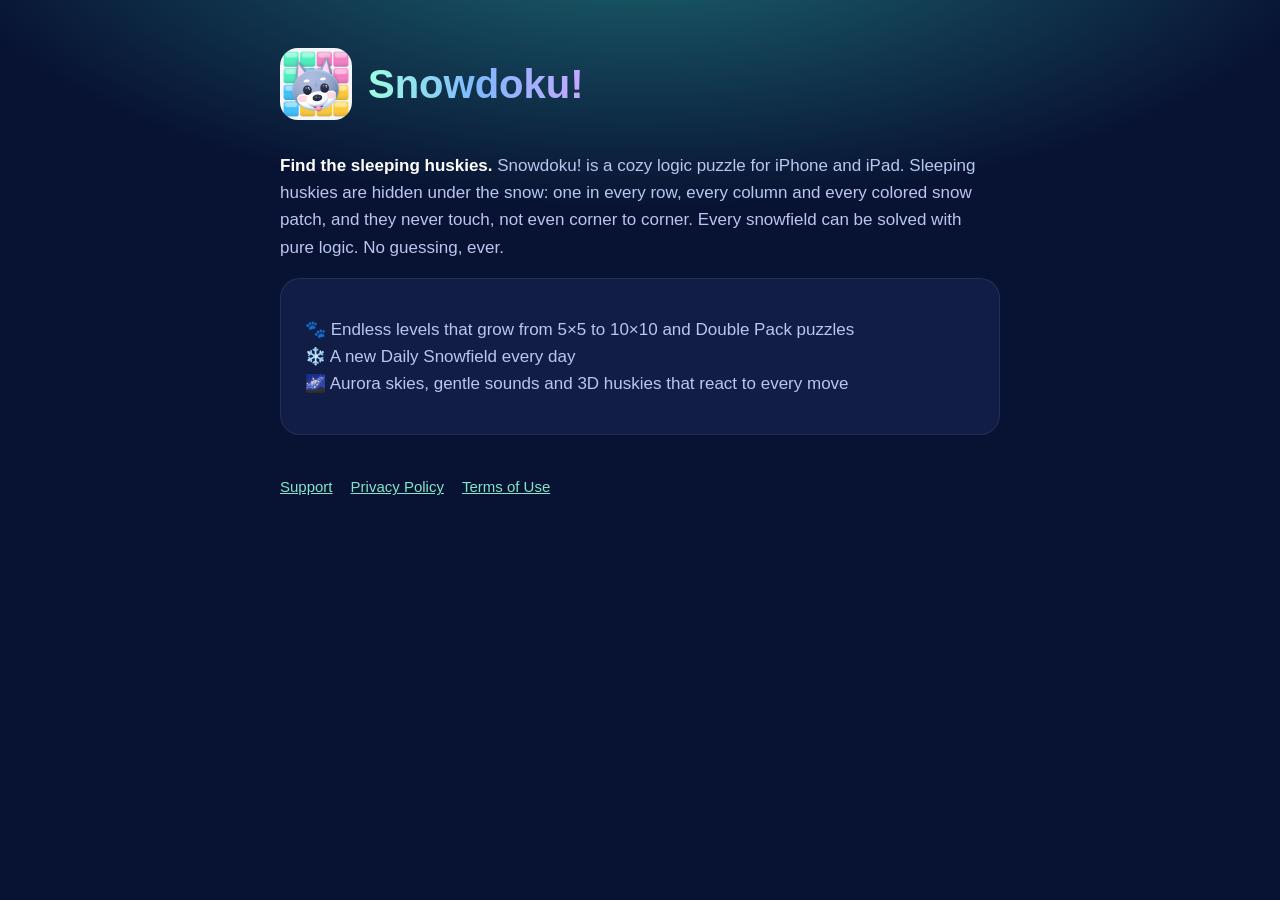
<file: index.html>
<!doctype html>
<html lang="en">
<head>
<meta charset="utf-8">
<meta name="viewport" content="width=device-width, initial-scale=1">
<title>Snowdoku!</title>
<meta name="description" content="Snowdoku! is a cozy logic puzzle: find the sleeping huskies hidden under the snow.">
<link rel="icon" href="icon.png">
<link rel="stylesheet" href="style.css">
</head>
<body>
<main>
  <header><img src="icon.png" alt=""><h1>Snowdoku!</h1></header>
  <p><strong>Find the sleeping huskies.</strong> Snowdoku! is a cozy logic puzzle for iPhone and iPad.
  Sleeping huskies are hidden under the snow: one in every row, every column and every colored snow patch,
  and they never touch, not even corner to corner. Every snowfield can be solved with pure logic. No guessing, ever.</p>
  <div class="card">
    <p>🐾 Endless levels that grow from 5×5 to 10×10 and Double Pack puzzles<br>
    ❄️ A new Daily Snowfield every day<br>
    🌌 Aurora skies, gentle sounds and 3D huskies that react to every move</p>
  </div>
  <nav>
    <a href="support">Support</a>
    <a href="privacy">Privacy Policy</a>
    <a href="https://www.apple.com/legal/internet-services/itunes/dev/stdeula/">Terms of Use</a>
  </nav>
</main>
</body>
</html>
</file>
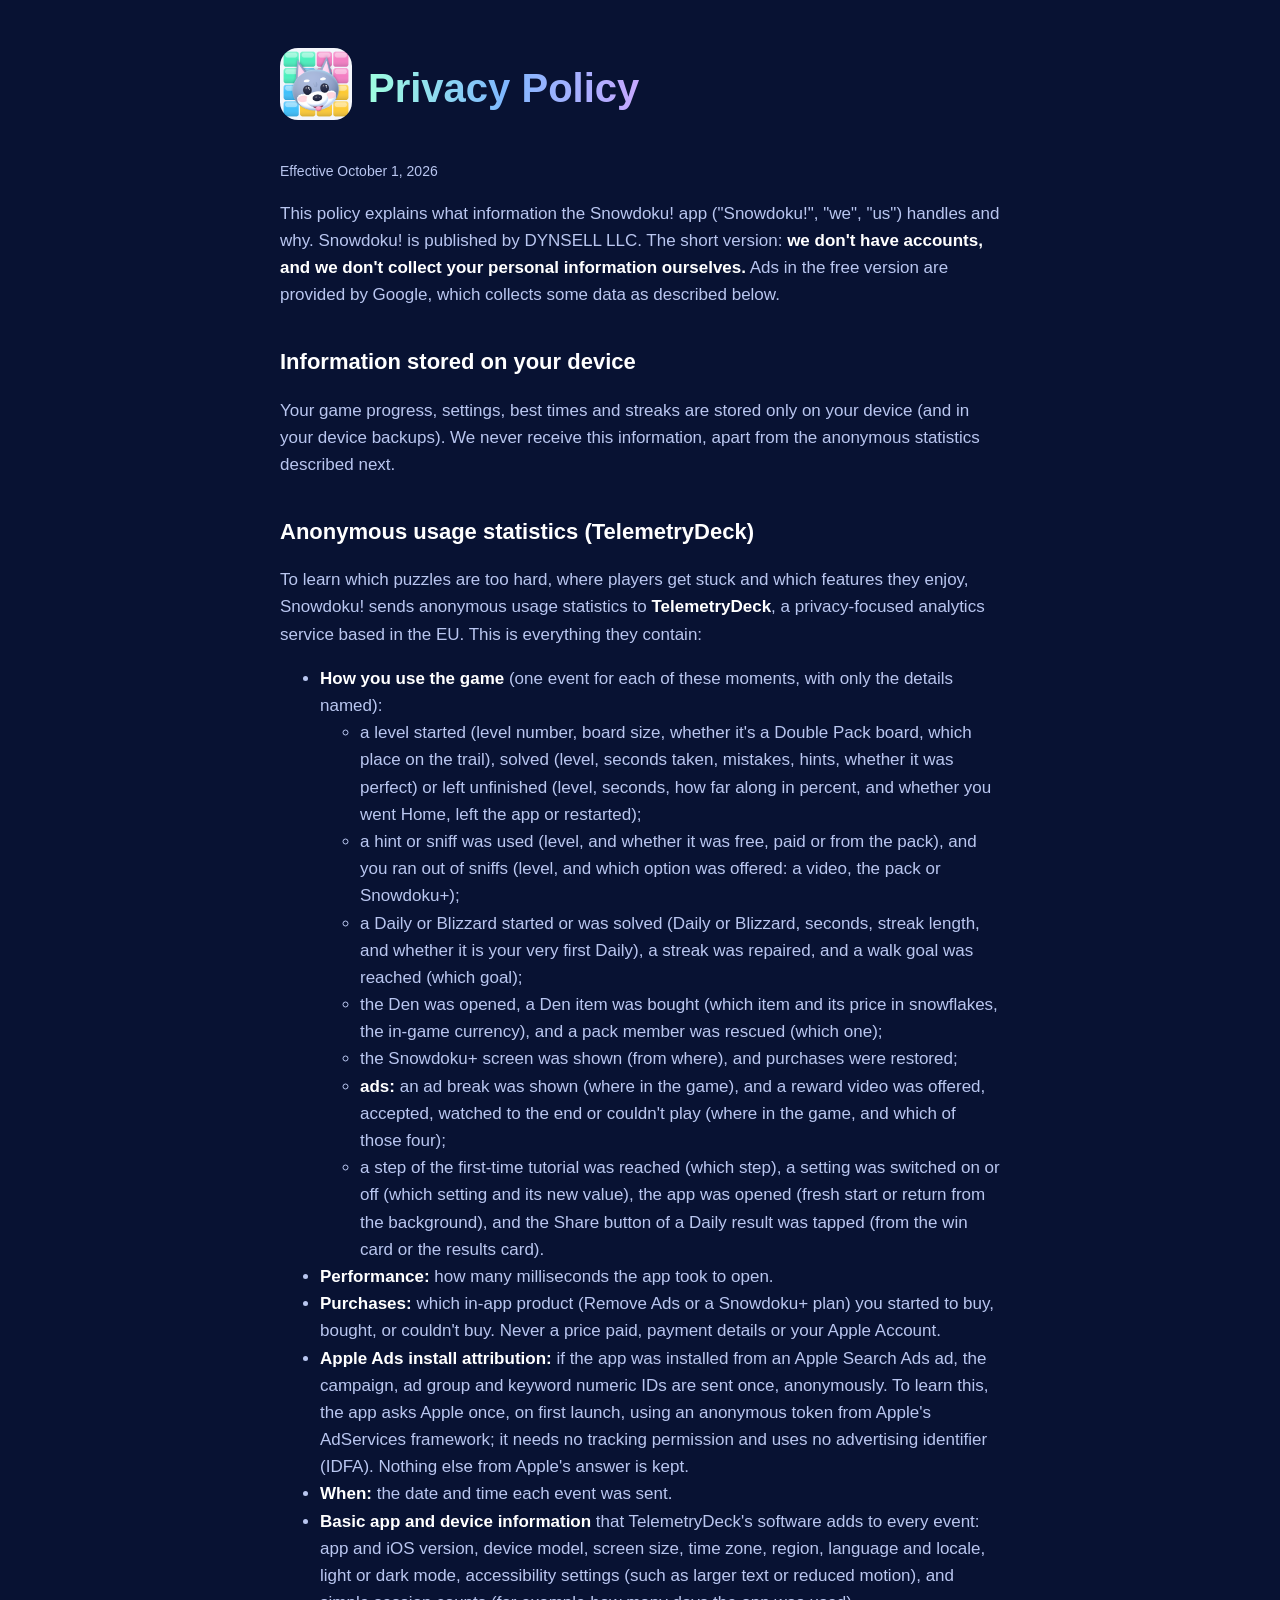
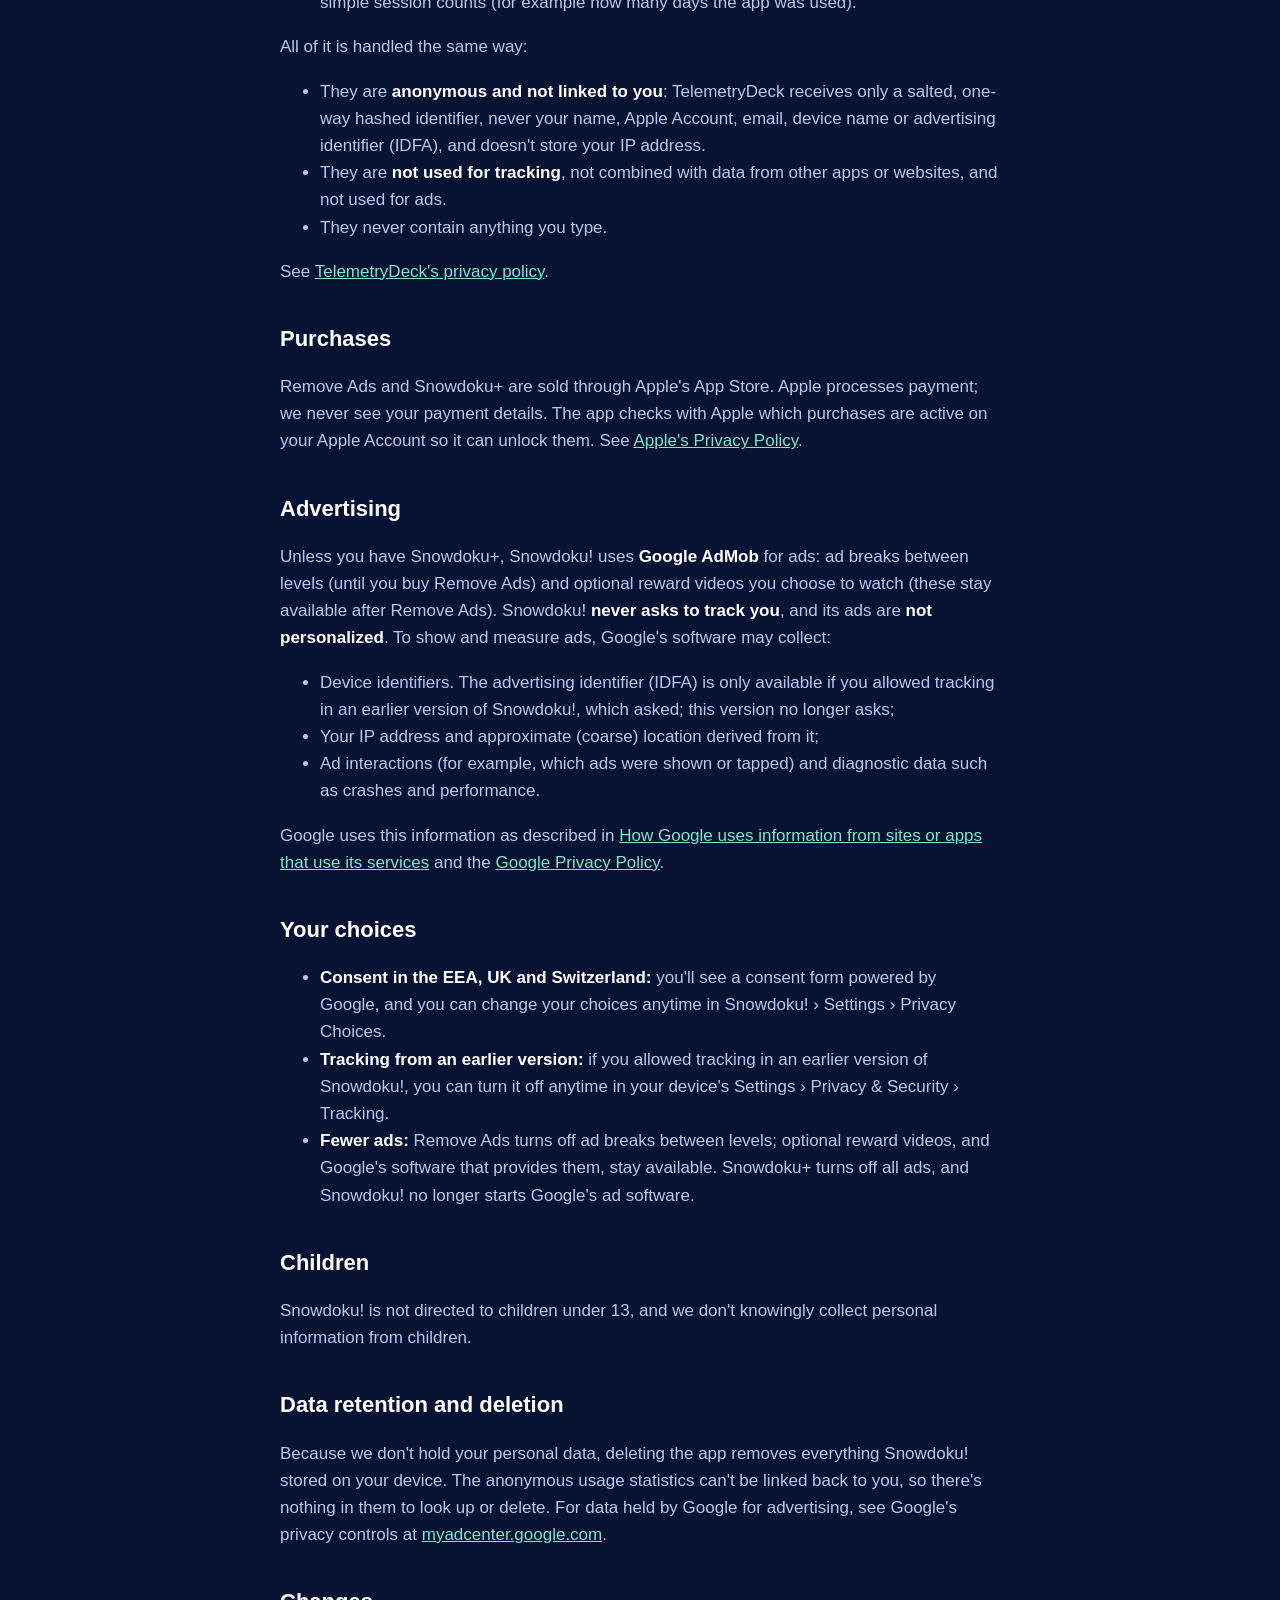
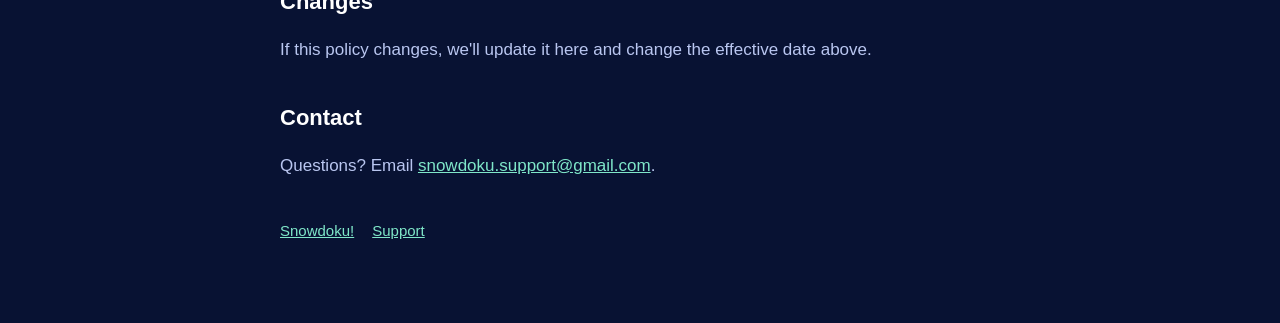
<file: privacy.html>
<!doctype html>
<html lang="en">
<head>
<meta charset="utf-8">
<meta name="viewport" content="width=device-width, initial-scale=1">
<title>Snowdoku! Privacy Policy</title>
<link rel="icon" href="icon.png">
<link rel="stylesheet" href="style.css">
</head>
<body>
<main>
  <header><a href="/"><img src="icon.png" alt="Snowdoku! home"></a><h1>Privacy Policy</h1></header>
  <p class="muted">Effective October 1, 2026</p>

  <p>This policy explains what information the Snowdoku! app ("Snowdoku!", "we", "us") handles and why.
  Snowdoku! is published by DYNSELL LLC. The short version: <strong>we don't have accounts, and we don't collect your
  personal information ourselves.</strong> Ads in the free version are provided by Google, which collects some data as described below.</p>

  <h2>Information stored on your device</h2>
  <p>Your game progress, settings, best times and streaks are stored only on your device (and in your device backups).
  We never receive this information, apart from the anonymous statistics described next.</p>

  <h2>Anonymous usage statistics (TelemetryDeck)</h2>
  <p>To learn which puzzles are too hard, where players get stuck and which features they enjoy, Snowdoku! sends
  anonymous usage statistics to <strong>TelemetryDeck</strong>, a privacy-focused analytics service based in the EU.
  This is everything they contain:</p>
  <ul>
    <li><strong>How you use the game</strong> (one event for each of these moments, with only the details named):
      <ul>
        <li>a level started (level number, board size, whether it's a Double Pack board, which place on the trail),
        solved (level, seconds taken, mistakes, hints, whether it was perfect) or left unfinished (level, seconds,
        how far along in percent, and whether you went Home, left the app or restarted);</li>
        <li>a hint or sniff was used (level, and whether it was free, paid or from the pack), and you ran out of sniffs
        (level, and which option was offered: a video, the pack or Snowdoku+);</li>
        <li>a Daily or Blizzard started or was solved (Daily or Blizzard, seconds, streak length, and whether it is your
        very first Daily), a streak was repaired,
        and a walk goal was reached (which goal);</li>
        <li>the Den was opened, a Den item was bought (which item and its price in snowflakes, the in-game currency), and a pack member
        was rescued (which one);</li>
        <li>the Snowdoku+ screen was shown (from where), and purchases were restored;</li>
        <li><strong>ads:</strong> an ad break was shown (where in the game), and a reward video was offered, accepted,
        watched to the end or couldn't play (where in the game, and which of those four);</li>
        <li>a step of the first-time tutorial was reached (which step), a setting was switched on or off (which setting
        and its new value), the app was opened (fresh start or return from the background),
        and the Share button of a Daily result was tapped (from the win card or the results card).</li>
      </ul></li>
    <li><strong>Performance:</strong> how many milliseconds the app took to open.</li>
    <li><strong>Purchases:</strong> which in-app product (Remove Ads or a Snowdoku+ plan) you started to buy, bought,
    or couldn't buy. Never a price paid, payment details or your Apple Account.</li>
    <li><strong>Apple Ads install attribution:</strong> if the app was installed from an Apple Search Ads ad, the
    campaign, ad group and keyword numeric IDs are sent once, anonymously. To learn this, the app asks Apple once, on
    first launch, using an anonymous token from Apple's AdServices framework; it needs no tracking permission and uses
    no advertising identifier (IDFA). Nothing else from Apple's answer is kept.</li>
    <li><strong>When:</strong> the date and time each event was sent.</li>
    <li><strong>Basic app and device information</strong> that TelemetryDeck's software adds to every event:
    app and iOS version, device model, screen size, time zone, region, language and locale, light or dark mode,
    accessibility settings (such as larger text or reduced motion), and simple session counts (for example how many
    days the app was used).</li>
  </ul>
  <p>All of it is handled the same way:</p>
  <ul>
    <li>They are <strong>anonymous and not linked to you</strong>: TelemetryDeck receives only a salted, one-way hashed identifier, never your name,
    Apple Account, email, device name or advertising identifier (IDFA), and doesn't store your IP address.</li>
    <li>They are <strong>not used for tracking</strong>, not combined with data from other apps or websites, and not used for ads.</li>
    <li>They never contain anything you type.</li>
  </ul>
  <p>See <a href="https://telemetrydeck.com/privacy/">TelemetryDeck's privacy policy</a>.</p>

  <h2>Purchases</h2>
  <p>Remove Ads and Snowdoku+ are sold through Apple's App Store. Apple processes payment; we never see your payment details.
  The app checks with Apple which purchases are active on your Apple Account so it can unlock them.
  See <a href="https://www.apple.com/legal/privacy/">Apple's Privacy Policy</a>.</p>

  <h2>Advertising</h2>
  <p>Unless you have Snowdoku+, Snowdoku! uses <strong>Google AdMob</strong> for ads: ad breaks between levels
  (until you buy Remove Ads) and optional reward videos you choose to watch (these stay available after Remove Ads).
  Snowdoku! <strong>never asks to track you</strong>, and its ads are <strong>not personalized</strong>.
  To show and measure ads, Google's software may collect:</p>
  <ul>
    <li>Device identifiers. The advertising identifier (IDFA) is only available if you allowed tracking in an earlier
    version of Snowdoku!, which asked; this version no longer asks;</li>
    <li>Your IP address and approximate (coarse) location derived from it;</li>
    <li>Ad interactions (for example, which ads were shown or tapped) and diagnostic data such as crashes and performance.</li>
  </ul>
  <p>Google uses this information as described in
  <a href="https://policies.google.com/technologies/partner-sites">How Google uses information from sites or apps that use its services</a>
  and the <a href="https://policies.google.com/privacy">Google Privacy Policy</a>.</p>

  <h2>Your choices</h2>
  <ul>
    <li><strong>Consent in the EEA, UK and Switzerland:</strong> you'll see a consent form powered by Google, and you can change your choices
    anytime in Snowdoku! › Settings › Privacy Choices.</li>
    <li><strong>Tracking from an earlier version:</strong> if you allowed tracking in an earlier version of Snowdoku!, you can
    turn it off anytime in your device's Settings › Privacy &amp; Security › Tracking.</li>
    <li><strong>Fewer ads:</strong> Remove Ads turns off ad breaks between levels; optional reward videos, and Google's software
    that provides them, stay available. Snowdoku+ turns off all ads, and Snowdoku! no longer starts Google's ad software.</li>
  </ul>

  <h2>Children</h2>
  <p>Snowdoku! is not directed to children under 13, and we don't knowingly collect personal information from children.</p>

  <h2>Data retention and deletion</h2>
  <p>Because we don't hold your personal data, deleting the app removes everything Snowdoku! stored on your device.
  The anonymous usage statistics can't be linked back to you, so there's nothing in them to look up or delete.
  For data held by Google for advertising, see Google's privacy controls at <a href="https://myadcenter.google.com">myadcenter.google.com</a>.</p>

  <h2>Changes</h2>
  <p>If this policy changes, we'll update it here and change the effective date above.</p>

  <h2>Contact</h2>
  <p>Questions? Email <a href="mailto:snowdoku.support@gmail.com">snowdoku.support@gmail.com</a>.</p>

  <nav><a href="/">Snowdoku!</a><a href="support">Support</a></nav>
</main>
</body>
</html>
</file>
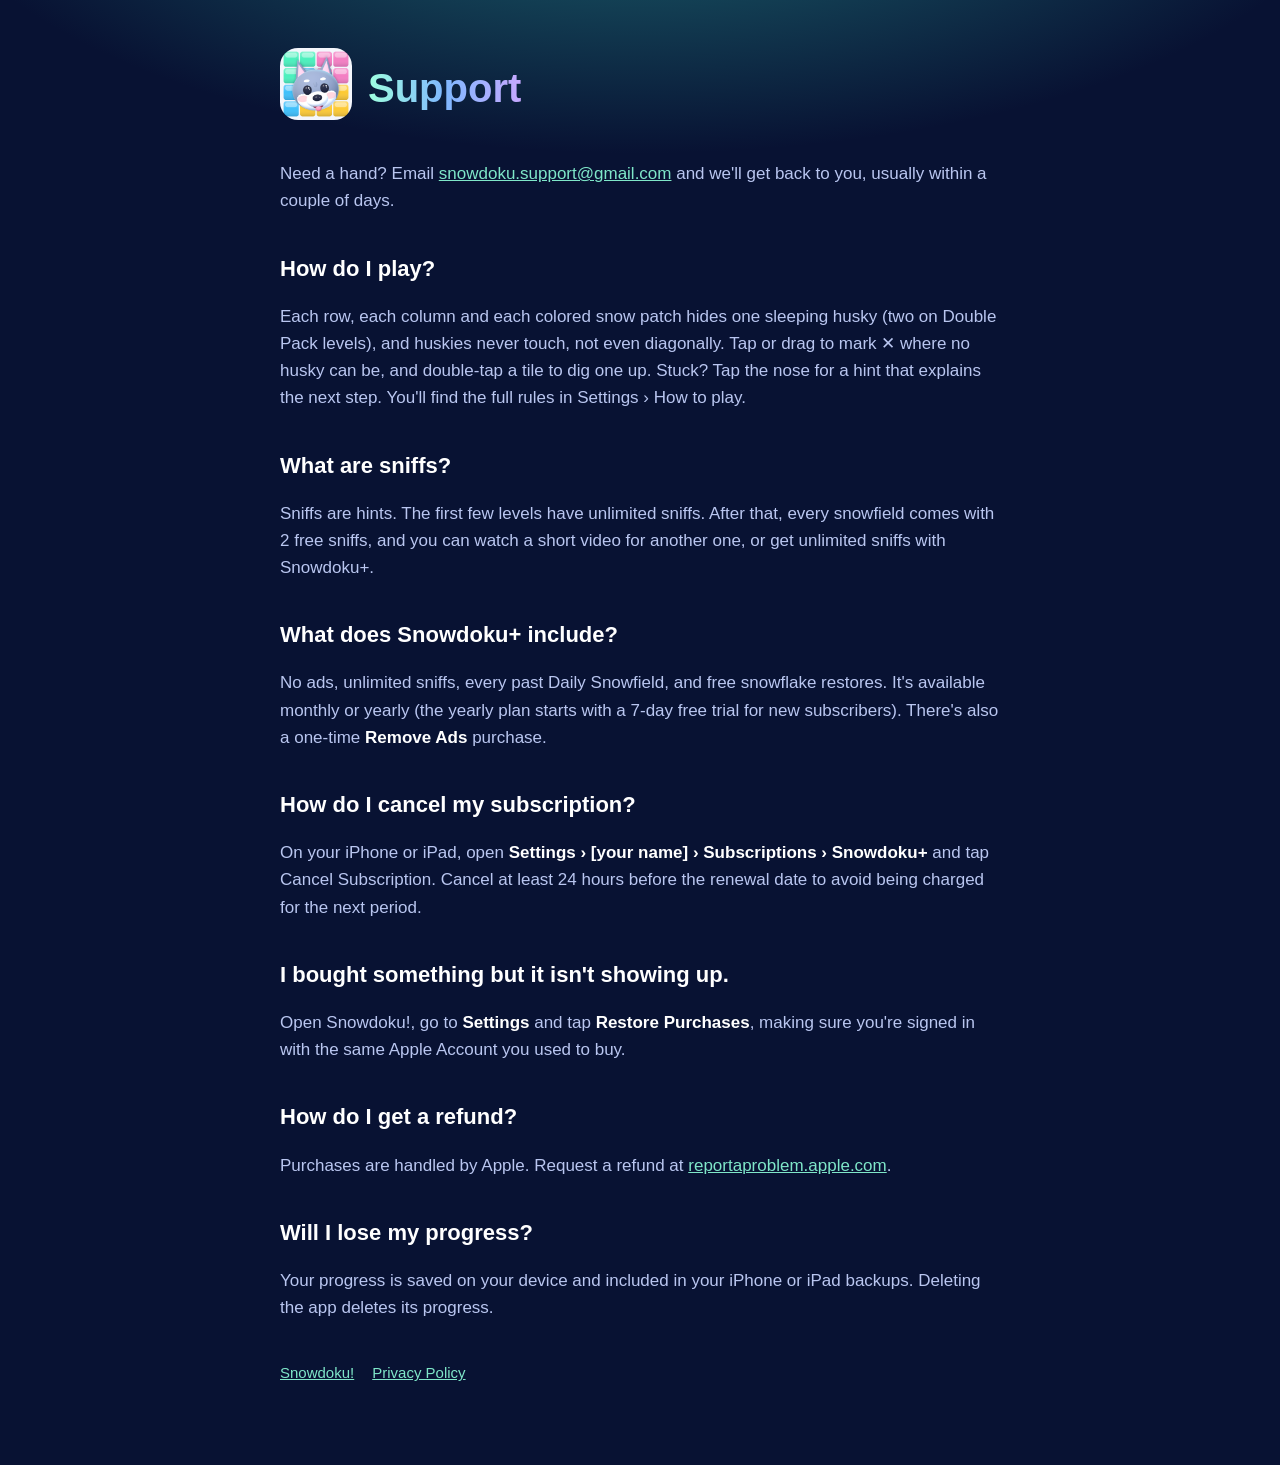
<file: support.html>
<!doctype html>
<html lang="en">
<head>
<meta charset="utf-8">
<meta name="viewport" content="width=device-width, initial-scale=1">
<title>Snowdoku! Support</title>
<link rel="icon" href="icon.png">
<link rel="stylesheet" href="style.css">
</head>
<body>
<main>
  <header><a href="/"><img src="icon.png" alt="Snowdoku! home"></a><h1>Support</h1></header>
  <p>Need a hand? Email <a href="mailto:snowdoku.support@gmail.com">snowdoku.support@gmail.com</a> and we'll get back to you, usually within a couple of days.</p>

  <h2>How do I play?</h2>
  <p>Each row, each column and each colored snow patch hides one sleeping husky (two on Double Pack levels), and huskies never touch,
  not even diagonally. Tap or drag to mark ✕ where no husky can be, and double-tap a tile to dig one up.
  Stuck? Tap the nose for a hint that explains the next step. You'll find the full rules in Settings › How to play.</p>

  <h2>What are sniffs?</h2>
  <p>Sniffs are hints. The first few levels have unlimited sniffs. After that, every snowfield comes with 2 free sniffs,
  and you can watch a short video for another one, or get unlimited sniffs with Snowdoku+.</p>

  <h2>What does Snowdoku+ include?</h2>
  <p>No ads, unlimited sniffs, every past Daily Snowfield, and free snowflake restores. It's available monthly or yearly
  (the yearly plan starts with a 7-day free trial for new subscribers). There's also a one-time <strong>Remove Ads</strong> purchase.</p>

  <h2>How do I cancel my subscription?</h2>
  <p>On your iPhone or iPad, open <strong>Settings › [your name] › Subscriptions › Snowdoku+</strong> and tap Cancel Subscription.
  Cancel at least 24 hours before the renewal date to avoid being charged for the next period.</p>

  <h2>I bought something but it isn't showing up.</h2>
  <p>Open Snowdoku!, go to <strong>Settings</strong> and tap <strong>Restore Purchases</strong>, making sure you're signed in with the same Apple Account you used to buy.</p>

  <h2>How do I get a refund?</h2>
  <p>Purchases are handled by Apple. Request a refund at <a href="https://reportaproblem.apple.com">reportaproblem.apple.com</a>.</p>

  <h2>Will I lose my progress?</h2>
  <p>Your progress is saved on your device and included in your iPhone or iPad backups. Deleting the app deletes its progress.</p>

  <nav><a href="/">Snowdoku!</a><a href="privacy">Privacy Policy</a></nav>
</main>
</body>
</html>
</file>
<file: style.css>
:root { --bg: #081233; --panel: #111d45; --text: #ffffff; --soft: #b9c6f0; --accent: #7fe7c9; --accent2: #7fb8ff; }
* { box-sizing: border-box; }
body { margin: 0; font: 17px/1.6 -apple-system, BlinkMacSystemFont, "SF Pro Rounded", "Segoe UI", Roboto, sans-serif;
       color: var(--text); background: radial-gradient(1200px 500px at 50% -10%, #1d6b73 0%, rgba(29,107,115,0) 60%), var(--bg); min-height: 100vh; }
main { max-width: 760px; margin: 0 auto; padding: 48px 20px 80px; }
header { display: flex; align-items: center; gap: 16px; margin-bottom: 32px; }
header img { width: 72px; height: 72px; border-radius: 18px; }
header a { color: inherit; text-decoration: none; }
h1 { font-size: 40px; line-height: 1.1; margin: 0; background: linear-gradient(90deg, #9fffe0, #7fb8ff, #c6a8ff); -webkit-background-clip: text; background-clip: text; color: transparent; }
h2 { font-size: 22px; margin: 36px 0 8px; }
p, li { color: var(--soft); }
strong { color: var(--text); }
a { color: var(--accent); }
.card { background: var(--panel); border: 1px solid rgba(255,255,255,.08); border-radius: 20px; padding: 20px 24px; margin: 16px 0; }
.muted { font-size: 14px; }
nav { display: flex; gap: 18px; flex-wrap: wrap; margin-top: 40px; font-size: 15px; }
</file>
